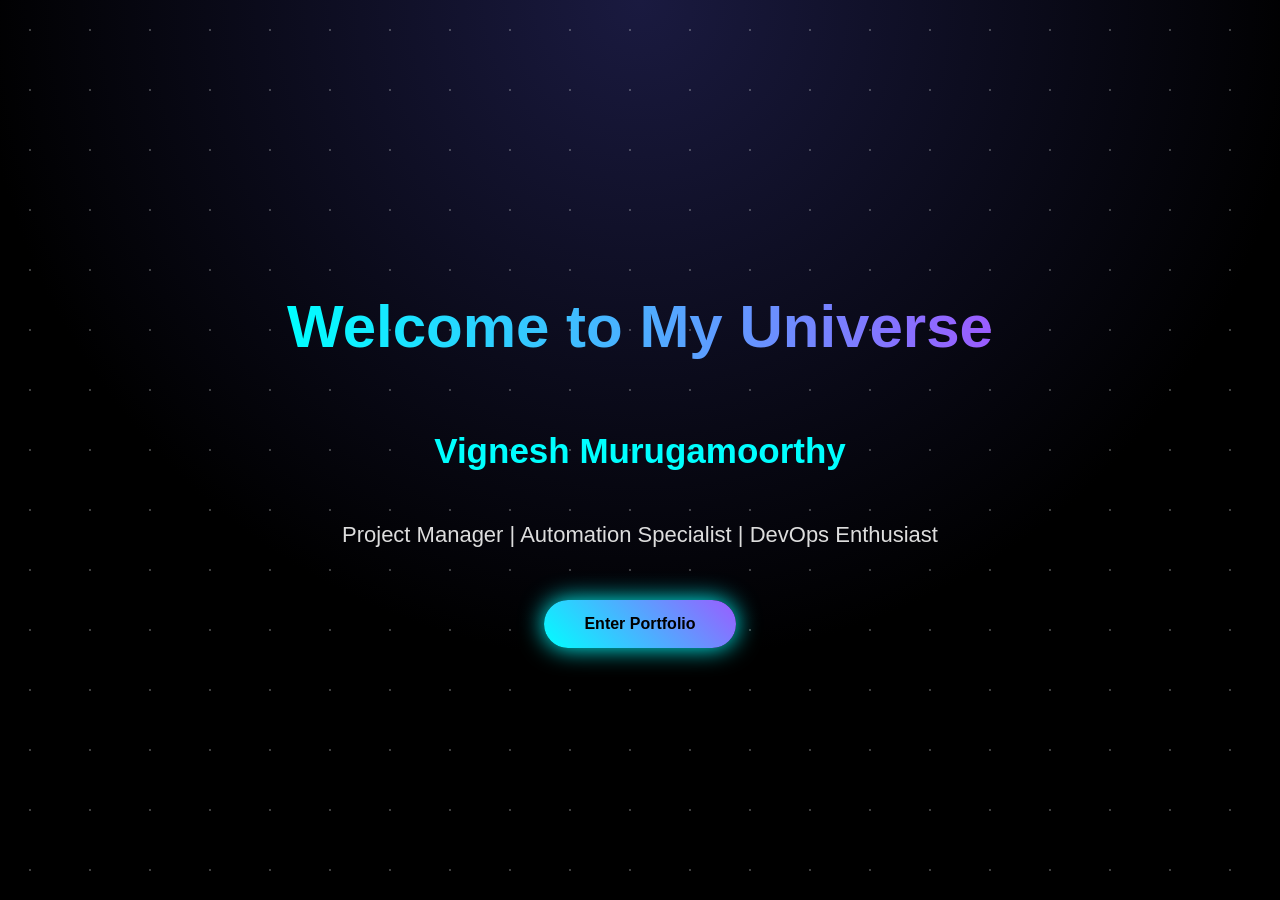
<file: index.html>
<!DOCTYPE html>
<html>

<head>

<title>Welcome | Vignesh</title>

<link rel="stylesheet" href="style.css">

</head>


<body>

<div class="welcome">

<h1>
Welcome to My Universe
</h1>

<h2>
Vignesh Murugamoorthy
</h2>


<p>
Project Manager | Automation Specialist | DevOps Enthusiast
</p>


<a href="portfolio.html" class="button">
Enter Portfolio
</a>


</div>


</body>

</html>
</file>
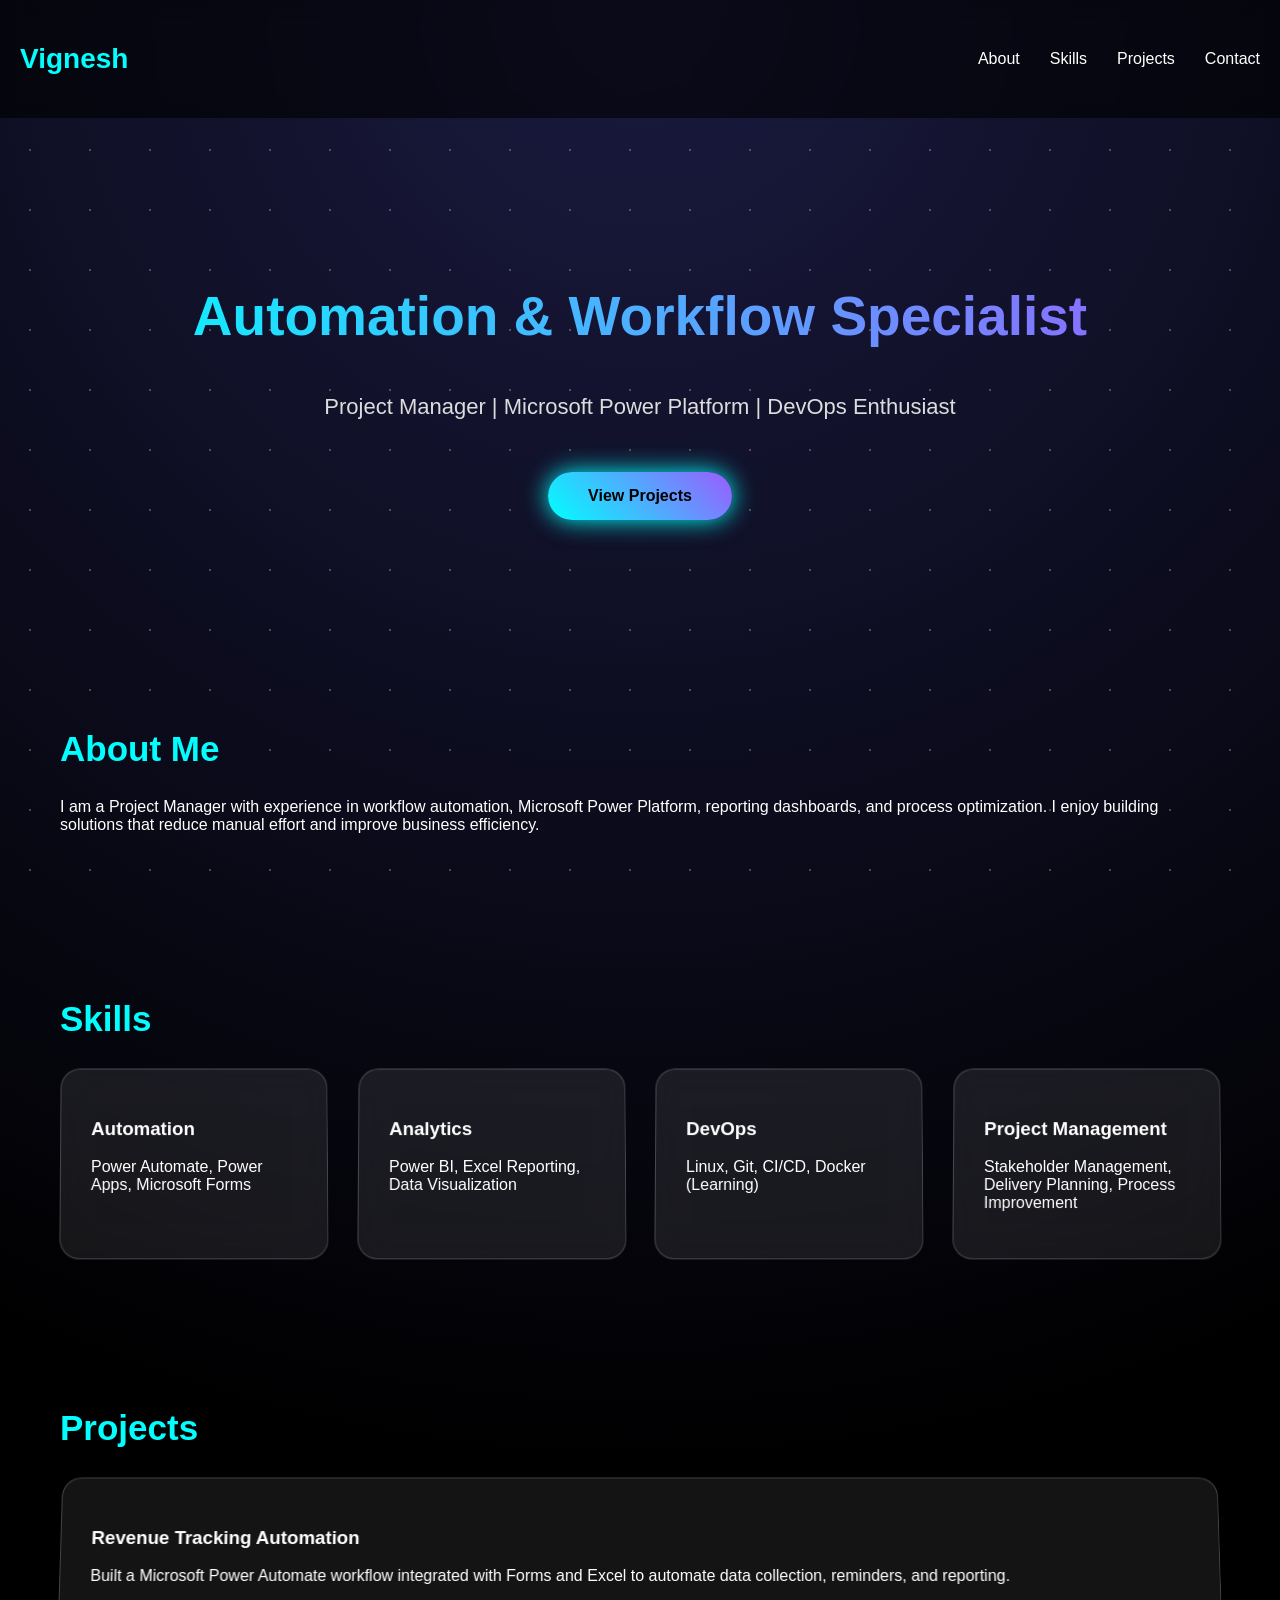
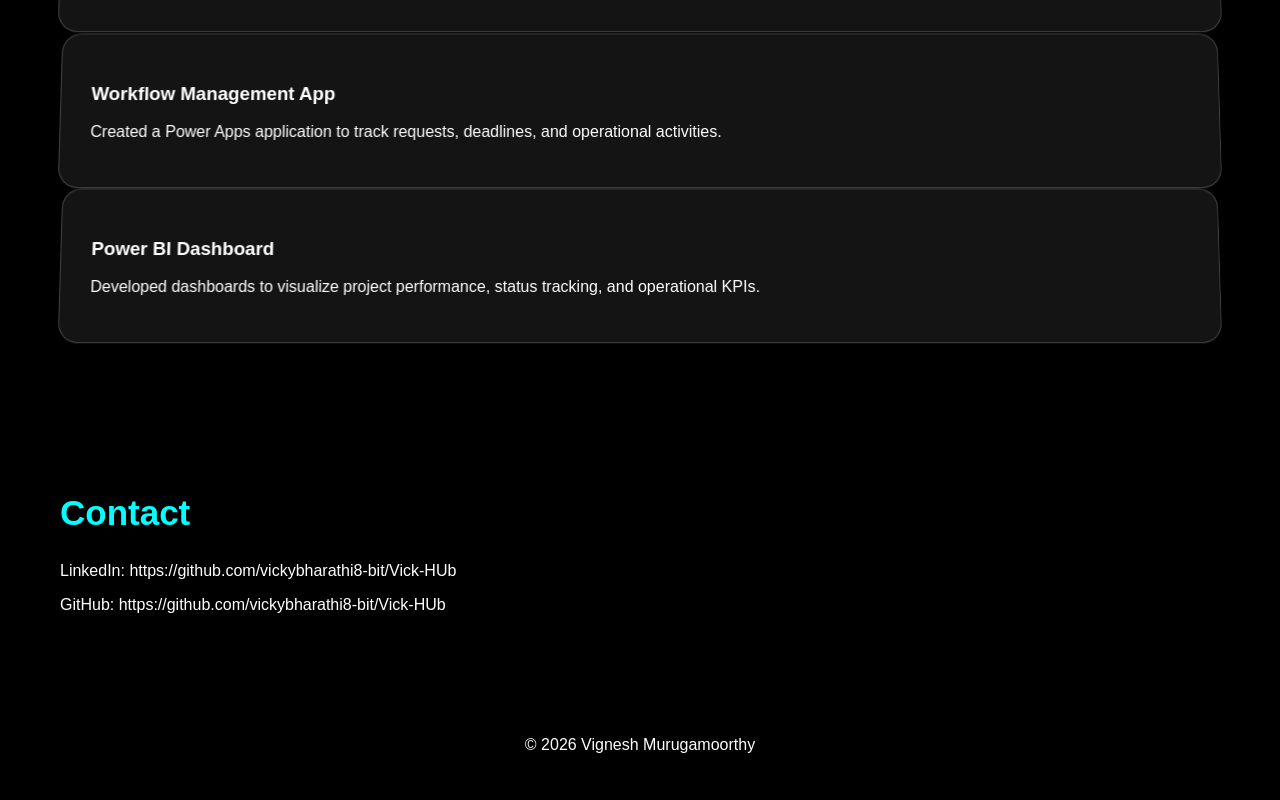
<file: Index.html>
<!DOCTYPE html>
<html lang="en">
<head>
    <meta charset="UTF-8">
    <meta name="viewport" content="width=device-width, initial-scale=1.0">
    <title>Vignesh Murugamoorthy | Automation & DevOps</title>
    <link rel="stylesheet" href="style.css">
</head>

<body>

<header>
    <nav>
        <h2>Vignesh</h2>
        <ul>
            <li><a href="#about">About</a></li>
            <li><a href="#skills">Skills</a></li>
            <li><a href="#projects">Projects</a></li>
            <li><a href="#contact">Contact</a></li>
        </ul>
    </nav>
</header>


<section class="hero">
    <h1>Automation & Workflow Specialist</h1>
    <p>
        Project Manager | Microsoft Power Platform | DevOps Enthusiast
    </p>

    <a href="#projects" class="button">
        View Projects
    </a>
</section>


<section id="about">
    <h2>About Me</h2>

    <p>
        I am a Project Manager with experience in workflow automation,
        Microsoft Power Platform, reporting dashboards, and process optimization.
        I enjoy building solutions that reduce manual effort and improve business efficiency.
    </p>
</section>


<section id="skills">

<h2>Skills</h2>

<div class="cards">

<div>
<h3>Automation</h3>
<p>Power Automate, Power Apps, Microsoft Forms</p>
</div>

<div>
<h3>Analytics</h3>
<p>Power BI, Excel Reporting, Data Visualization</p>
</div>

<div>
<h3>DevOps</h3>
<p>Linux, Git, CI/CD, Docker (Learning)</p>
</div>

<div>
<h3>Project Management</h3>
<p>Stakeholder Management, Delivery Planning, Process Improvement</p>
</div>

</div>

</section>


<section id="projects">

<h2>Projects</h2>


<div class="project">

<h3>Revenue Tracking Automation</h3>

<p>
Built a Microsoft Power Automate workflow integrated with Forms and Excel
to automate data collection, reminders, and reporting.
</p>

</div>


<div class="project">

<h3>Workflow Management App</h3>

<p>
Created a Power Apps application to track requests, deadlines,
and operational activities.
</p>

</div>


<div class="project">

<h3>Power BI Dashboard</h3>

<p>
Developed dashboards to visualize project performance,
status tracking, and operational KPIs.
</p>

</div>


</section>


<section id="contact">

<h2>Contact</h2>

<p>
LinkedIn: https://github.com/vickybharathi8-bit/Vick-HUb
</p>

<p>
GitHub: https://github.com/vickybharathi8-bit/Vick-HUb








</p>

</section>


<footer>

<p>
© 2026 Vignesh Murugamoorthy
</p>

</footer>


<script src="script.js"></script>

</body>
</html>
</file>
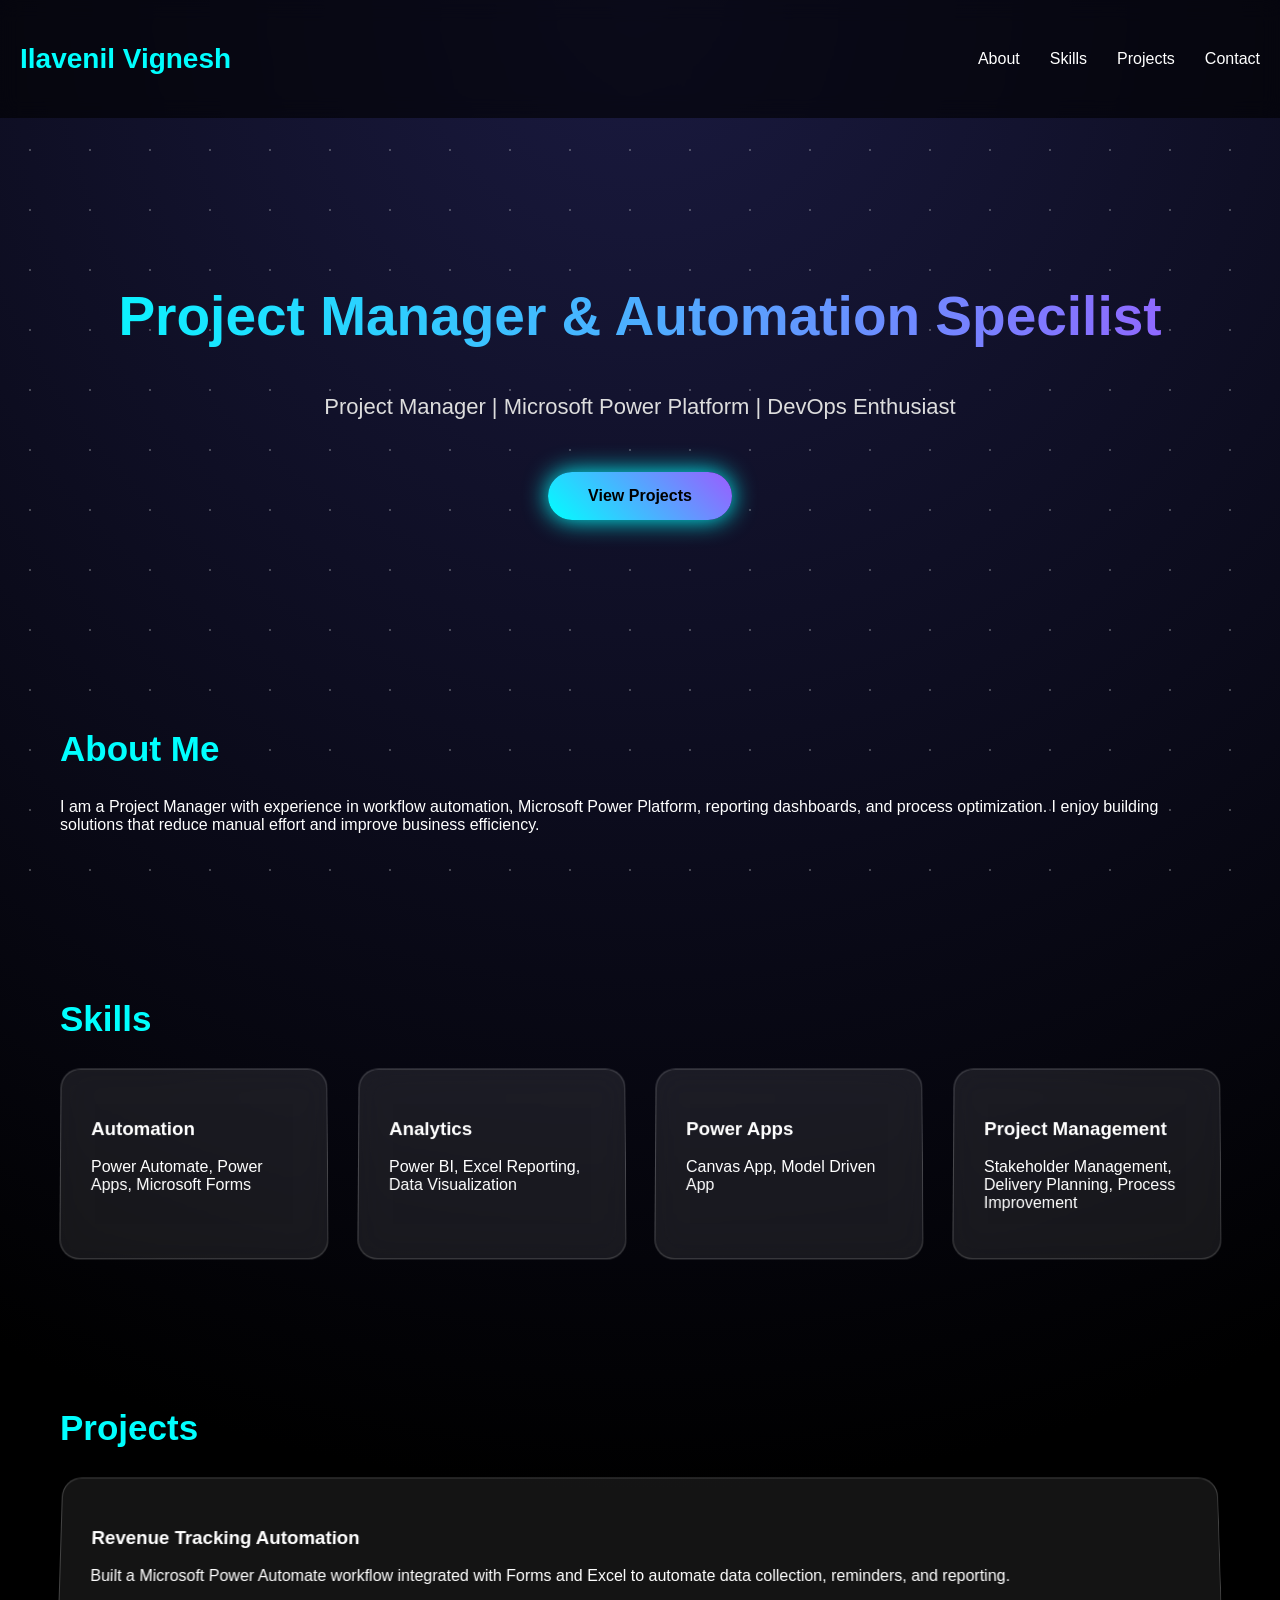
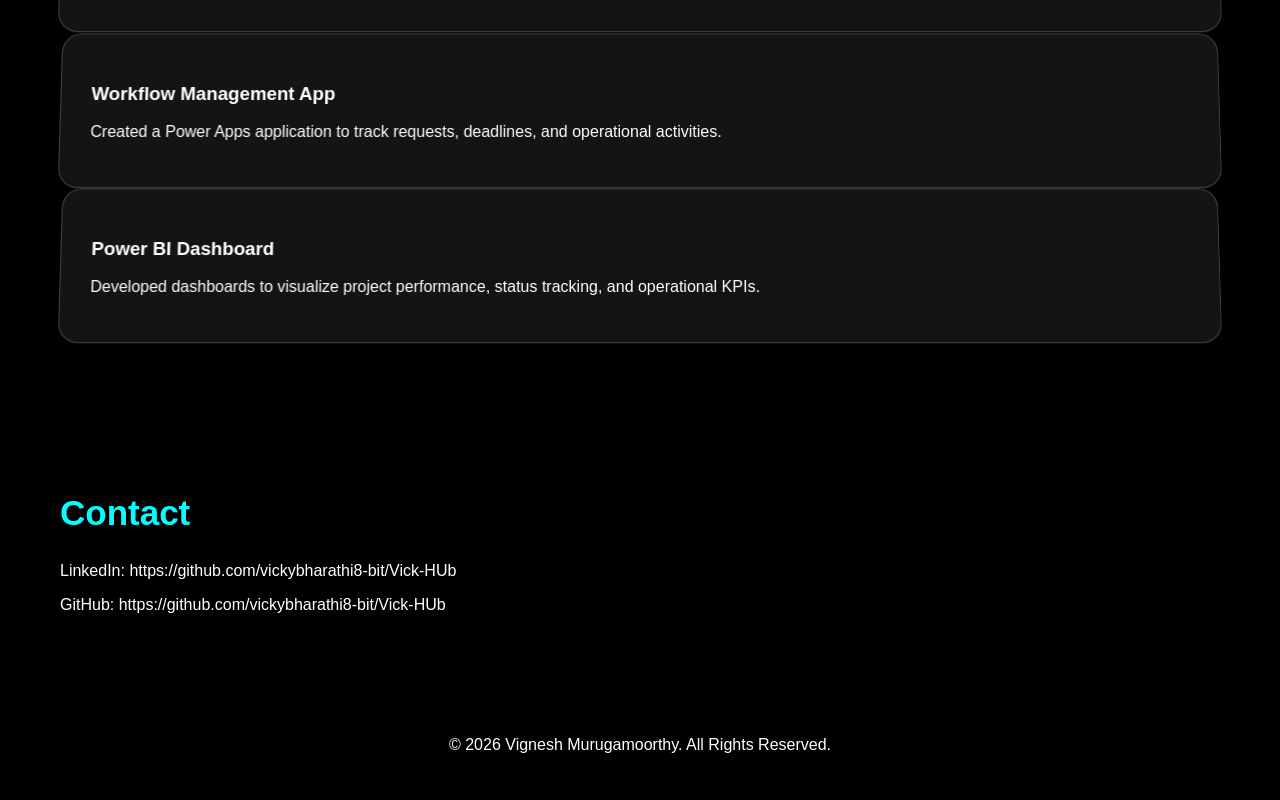
<file: portfolio.html>
<!DOCTYPE html>
<html lang="en">
<head>
    <meta charset="UTF-8">
    <meta name="viewport" content="width=device-width, initial-scale=1.0">
    <title>Vignesh Murugamoorthy | Automation & DevOps</title>
    <link rel="stylesheet" href="style.css">
</head>

<body>

<header>
    <nav>
        <h2>Ilavenil Vignesh</h2>
        <ul>
            <li><a href="#about">About</a></li>
            <li><a href="#skills">Skills</a></li>
            <li><a href="#projects">Projects</a></li>
            <li><a href="#contact">Contact</a></li>
        </ul>
    </nav>
</header>


<section class="hero">
    <h1>Project Manager & Automation Specilist</h1>
    <p>
        Project Manager | Microsoft Power Platform | DevOps Enthusiast
    </p>

    <a href="#projects" class="button">
        View Projects
    </a>
</section>


<section id="about">
    <h2>About Me</h2>

    <p>
        I am a Project Manager with experience in workflow automation,
        Microsoft Power Platform, reporting dashboards, and process optimization.
        I enjoy building solutions that reduce manual effort and improve business efficiency.
    </p>
</section>


<section id="skills">

<h2>Skills</h2>

<div class="cards">

<div>
<h3>Automation</h3>
<p>Power Automate, Power Apps, Microsoft Forms</p>
</div>

<div>
<h3>Analytics</h3>
<p>Power BI, Excel Reporting, Data Visualization</p>
</div>

<div>
<h3>Power Apps</h3>
<p>Canvas App, Model Driven App</p>
</div>

<div>
<h3>Project Management</h3>
<p>Stakeholder Management, Delivery Planning, Process Improvement</p>
</div>

</div>

</section>


<section id="projects">

<h2>Projects</h2>


<div class="project">

<h3>Revenue Tracking Automation</h3>

<p>
Built a Microsoft Power Automate workflow integrated with Forms and Excel
to automate data collection, reminders, and reporting.
</p>

</div>


<div class="project">

<h3>Workflow Management App</h3>

<p>
Created a Power Apps application to track requests, deadlines,
and operational activities.
</p>

</div>


<div class="project">

<h3>Power BI Dashboard</h3>

<p>
Developed dashboards to visualize project performance,
status tracking, and operational KPIs.
</p>

</div>


</section>


<section id="contact">

<h2>Contact</h2>

<p>
LinkedIn: https://github.com/vickybharathi8-bit/Vick-HUb
</p>

<p>
GitHub: https://github.com/vickybharathi8-bit/Vick-HUb








</p>

</section>


<footer>

<p>
© 2026 Vignesh Murugamoorthy. All Rights Reserved.
</p>

</footer>


<script src="script.js"></script>

</body>
</html>
</file>
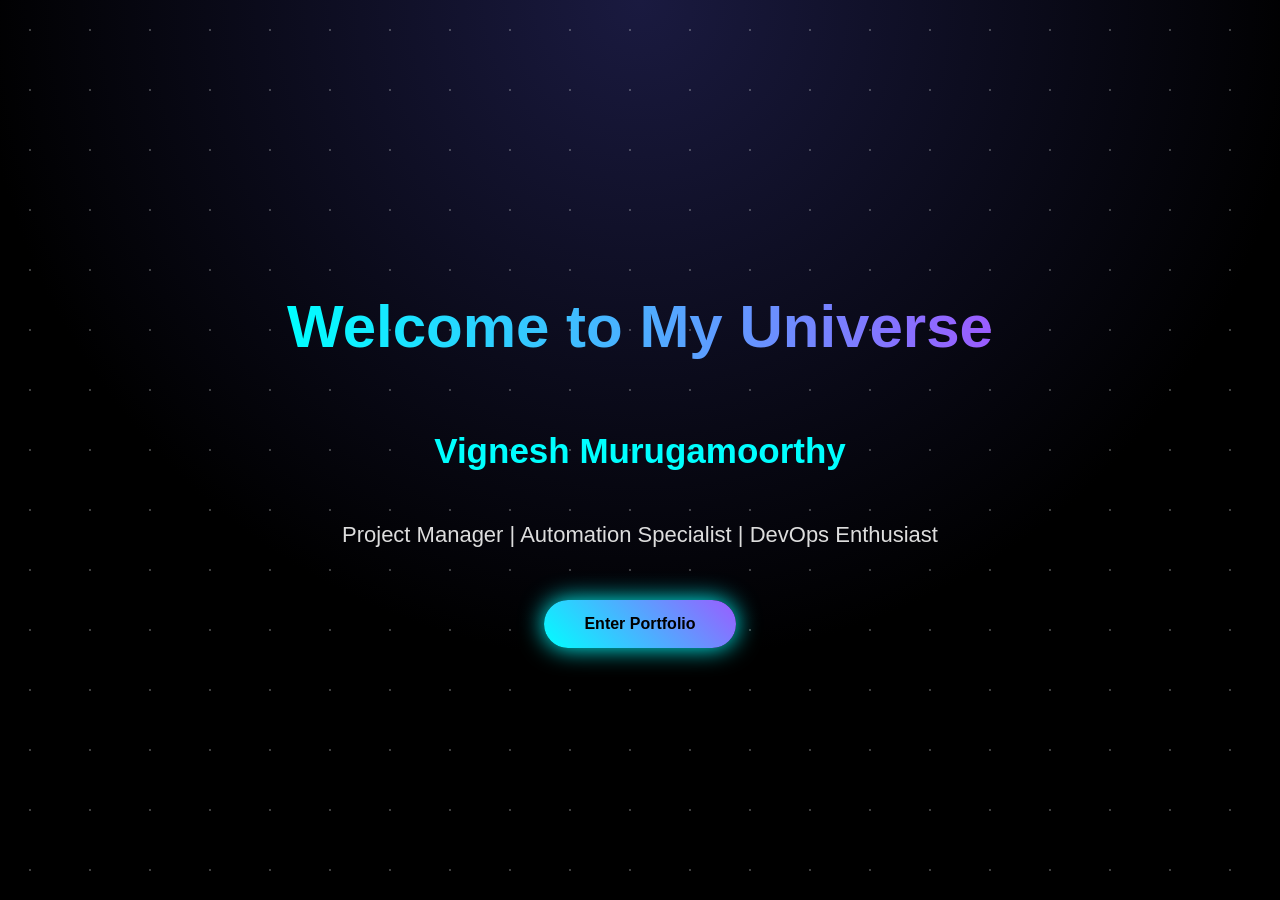
<file: Welcome.html>
<!DOCTYPE html>
<html>

<head>

<title>Welcome | Vignesh</title>

<link rel="stylesheet" href="style.css">

</head>


<body>

<div class="welcome">

<h1>
Welcome to My Universe
</h1>

<h2>
Vignesh Murugamoorthy
</h2>


<p>
Project Manager | Automation Specialist | DevOps Enthusiast
</p>


<a href="Welcome.html" class="button">
Enter Portfolio
</a>


</div>


</body>

</html>
</file>
<file: style.css>
body {
    margin: 0;
    font-family: 'Segoe UI', Arial, sans-serif;
    color: white;
    background:
        radial-gradient(circle at top, #1a1a40, #000000 60%);
    min-height: 100vh;
}


/* Star effect background */

body::before {
    content: "";
    position: fixed;
    width: 100%;
    height: 100%;
    background-image:
    radial-gradient(white 1px, transparent 1px);
    background-size: 60px 60px;
    opacity: 0.25;
    z-index: -1;
}


/* Navigation */

header {
    background: rgba(0,0,0,0.6);
    backdrop-filter: blur(10px);
    padding:20px;
    position: sticky;
    top:0;
}


nav {
    display:flex;
    justify-content:space-between;
    align-items:center;
}


nav h2 {
    font-size:28px;
    color:#00ffff;
}


nav ul {
    display:flex;
    gap:30px;
    list-style:none;
}


nav a {
    color:white;
    text-decoration:none;
}


nav a:hover {
    color:#00ffff;
}


/* Hero section */

.hero {

    text-align:center;
    padding:120px 20px;

}


.hero h1 {

    font-size:55px;
    background:linear-gradient(90deg,#00ffff,#9b5cff);
    -webkit-background-clip:text;
    color:transparent;

}


.hero p {

    font-size:22px;
    color:#ddd;

}


/* Button */

.button {

    display:inline-block;
    margin-top:30px;
    padding:15px 40px;
    border-radius:40px;

    background:
    linear-gradient(45deg,#00ffff,#9b5cff);

    color:black;
    font-weight:bold;

    text-decoration:none;

    box-shadow:
    0 0 25px #00ffff;

}



/* Sections */

section {

    padding:60px;

}


/* 3D Cards */

.cards {

    display:grid;
    grid-template-columns:
    repeat(auto-fit,minmax(250px,1fr));

    gap:30px;

}


.cards div,
.project {


    background:
    rgba(255,255,255,0.08);

    border-radius:20px;

    padding:30px;


    backdrop-filter:
    blur(15px);


    border:
    1px solid rgba(255,255,255,0.2);


    transform:
    perspective(1000px)
    rotateX(3deg);


    transition:0.4s;

}


.cards div:hover,
.project:hover {


    transform:
    perspective(1000px)
    rotateY(10deg)
    translateY(-10px);


    box-shadow:
    0 20px 50px rgba(0,255,255,0.3);

}


/* Headings */

h2 {

    font-size:35px;
    color:#00ffff;

}


h3 {

    color:#ffffff;

}


/* Footer */

footer {

    text-align:center;
    padding:30px;
    background:#000;

}

/* ==========================
   Real Flame Animation
   ========================== */

.fire-container {

    position: fixed;

    bottom: -80px;

    left: 50%;

    width: 220px;

    height: 350px;

    transform: translateX(-50%);

    z-index:-1;

}


/* Common flame shape */

.fire-flame {

    position:absolute;

    bottom:0;

    left:50%;

    transform-origin:bottom center;

    border-radius:
    50% 50% 20% 50%;

    animation:
    flameMove 0.6s infinite alternate;

}


/* Outer red/orange flame */

.outer {

    width:220px;

    height:330px;


    background:

    linear-gradient(
    to top,
    #ff0000,
    #ff6600,
    #ffcc00
    );


    transform:
    translateX(-50%)
    rotate(45deg);


    filter:
    blur(8px);


}


/* Middle flame */

.middle {

    width:140px;

    height:260px;


    background:

    linear-gradient(
    to top,
    #ff6600,
    #ffff00
    );


    transform:
    translateX(-50%)
    rotate(45deg);


    animation-delay:
    .2s;

}


/* White hot core */

.inner {

    width:70px;

    height:180px;


    background:

    linear-gradient(
    to top,
    white,
    yellow
    );


    transform:
    translateX(-50%)
    rotate(45deg);


    filter:
    blur(3px);


    animation-delay:
    .4s;

}



@keyframes flameMove {


    0% {

        transform:
        translateX(-50%)
        rotate(40deg)
        scaleY(1);

    }


    100% {

        transform:
        translateX(-50%)
        rotate(55deg)
        scaleY(1.15);

    }

}

.welcome {

    height:100vh;

    display:flex;

    flex-direction:column;

    justify-content:center;

    align-items:center;

    text-align:center;

}


.welcome h1 {

    font-size:60px;

    background:
    linear-gradient(90deg,#00ffff,#9b5cff);

    -webkit-background-clip:text;

    color:transparent;

}


.welcome p {

    font-size:22px;

    color:#ddd;

}
</file>
